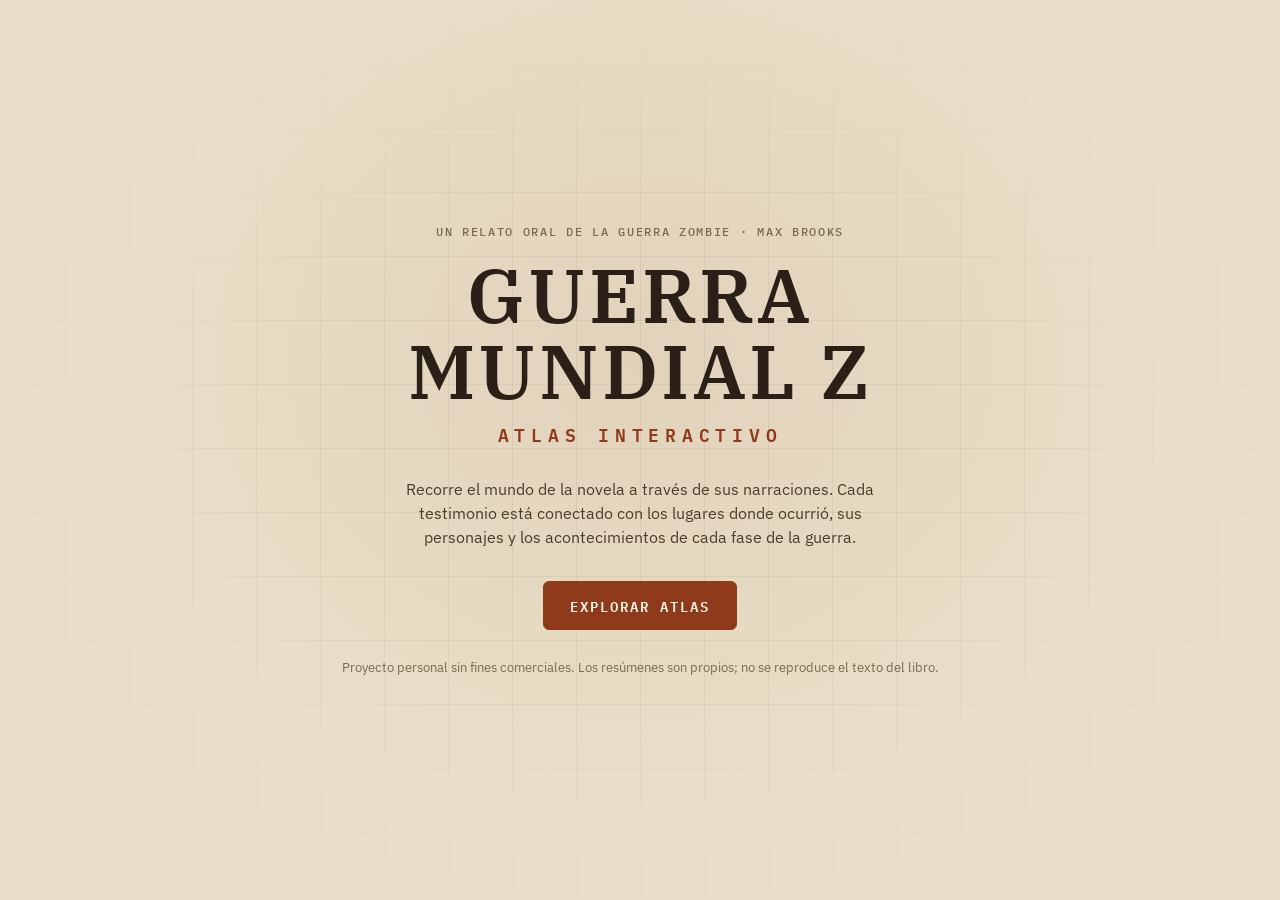
<file: index.html>
<!doctype html>
<html lang="es">
<head>
  <meta charset="utf-8">
  <meta name="viewport" content="width=device-width, initial-scale=1">
  <title>Guerra Mundial Z · Atlas interactivo</title>
  <meta name="description" content="Atlas interactivo del mundo de Guerra Mundial Z: narraciones, personajes, lugares y acontecimientos conectados en un mapa.">
  <script>
    // Apply the saved theme before the page paints to avoid a flash of the wrong colours.
    try { document.documentElement.dataset.theme = localStorage.getItem('gmz-theme') || 'print'; }
    catch (e) { document.documentElement.dataset.theme = 'print'; }
  </script>
  <link rel="icon" href="assets/favicon.svg" type="image/svg+xml">
  <link rel="preconnect" href="https://fonts.googleapis.com">
  <link rel="preconnect" href="https://fonts.gstatic.com" crossorigin>
  <link rel="stylesheet" href="https://fonts.googleapis.com/css2?family=IBM+Plex+Mono:wght@500;600&family=IBM+Plex+Sans:wght@400;500;600&family=IBM+Plex+Serif:wght@600&display=swap">
  <link rel="stylesheet" href="css/base.css">
  <link rel="stylesheet" href="css/components.css">
</head>
<body class="landing">
  <main class="landing__main">
    <p class="landing__kicker">Un relato oral de la guerra zombie · Max Brooks</p>
    <h1 class="landing__title">Guerra Mundial Z</h1>
    <p class="landing__subtitle">Atlas interactivo</p>
    <p class="landing__text">
      Recorre el mundo de la novela a través de sus narraciones. Cada testimonio está conectado
      con los lugares donde ocurrió, sus personajes y los acontecimientos de cada fase de la guerra.
    </p>
    <a class="btn btn--primary" href="atlas.html">Explorar atlas</a>
    <p class="landing__note">Proyecto personal sin fines comerciales. Los resúmenes son propios; no se reproduce el texto del libro.</p>
  </main>
  <div class="landing__grid" aria-hidden="true"></div>
</body>
</html>
</file>
<file: css/base.css>
/* Design tokens, reset and typography. */

/* "Impreso" (paper atlas) is the default theme; "dark" is the alternative. */
:root {
  --bg: #e9dfc8;
  --surface: #f4ecda;
  --surface-2: #ebe0c7;
  --surface-3: #e0d2b3;
  --line: #d3c29d;
  --line-strong: #b9a47a;
  --text: #2a2017;
  --text-soft: #4b3d2d;
  --muted: #7a6a54;
  --accent: #8f3a1a;
  --accent-rgb: 143, 58, 26;
  --accent-ink: #fbf5e8;
  --accent-soft: rgba(143, 58, 26, 0.1);
  --accent-hover: #a8471f;
  --warn: #a8432a;
  --warn-rgb: 168, 67, 42;
  --pending-text: #8f3a1a;
  --ok: #4f6e3c;

  --map-bg: #d9cfb6;
  --map-accent: #a0521d;
  --map-accent-rgb: 160, 82, 29;
  --country-line: #6d5a3d;
  --tiles-filter: sepia(0.45) saturate(0.75) hue-rotate(-6deg) brightness(1.02) contrast(0.92);
  --overlay: rgba(244, 236, 218, 0.95);
  --marker-bg: #fbf5e8;
  --label-bg: rgba(251, 245, 232, 0.9);
  --label-border: rgba(42, 32, 23, 0.45);
  --label-shadow: none;
  --int-bg: #f6e3c4;
  --shadow: rgba(60, 40, 20, 0.35);
  --grid-line: rgba(42, 32, 23, 0.06);
  --demo-bg: #f1d5cb;
  --demo-text: #7a2616;

  --font-sans: 'IBM Plex Sans', system-ui, -apple-system, 'Segoe UI', Roboto, sans-serif;
  --font-mono: 'IBM Plex Mono', ui-monospace, 'SFMono-Regular', Menlo, monospace;
  --font-serif: 'IBM Plex Serif', Georgia, serif;

  --radius: 6px;
  --gutter: 16px;
  --topbar-h: 56px;
  color-scheme: light;
}

:root[data-theme="dark"] {
  --bg: #0e1112;
  --surface: #151a1b;
  --surface-2: #1c2324;
  --surface-3: #242d2e;
  --line: #2b3536;
  --line-strong: #3b4748;
  --text: #e7e2d6;
  --text-soft: #bdb8ab;
  --muted: #8a9593;
  --accent: #d9a441;
  --accent-rgb: 217, 164, 65;
  --accent-ink: #1a1408;
  --accent-soft: rgba(217, 164, 65, 0.14);
  --accent-hover: #e6b458;
  --warn: #c46a4f;
  --warn-rgb: 196, 106, 79;
  --pending-text: #e2a08c;
  --ok: #7fa27a;

  --map-bg: #0b0e0f;
  --map-accent: #d9a441;
  --map-accent-rgb: 217, 164, 65;
  --country-line: #6e7a7a;
  --tiles-filter: invert(1) hue-rotate(180deg) brightness(0.72) contrast(0.95) saturate(0.2);
  --overlay: rgba(21, 26, 27, 0.94);
  --marker-bg: #121819;
  --label-bg: rgba(14, 17, 18, 0.72);
  --label-border: rgba(231, 226, 214, 0.45);
  --label-shadow: 0 1px 2px #000;
  --int-bg: #2a2112;
  --shadow: rgba(0, 0, 0, 0.6);
  --grid-line: rgba(231, 226, 214, 0.04);
  --demo-bg: #5a2a2a;
  --demo-text: #ffd9d0;
  color-scheme: dark;
}

*, *::before, *::after { box-sizing: border-box; }

html, body { margin: 0; }

body {
  background: var(--bg);
  color: var(--text);
  font-family: var(--font-sans);
  font-size: 15px;
  line-height: 1.5;
  -webkit-font-smoothing: antialiased;
}

h1, h2, h3, p, ul, ol { margin: 0; }
ul, ol { padding: 0; list-style: none; }

a { color: var(--accent); text-decoration: none; }
a:hover { text-decoration: underline; text-underline-offset: 3px; }

button, input, select { font: inherit; color: inherit; }

:focus-visible { outline: 2px solid var(--accent); outline-offset: 2px; }

[hidden] { display: none !important; }

.muted { color: var(--muted); }
.small { font-size: 13px; }

.emo {
  display: inline-block;
  width: 1.4em;
  text-align: center;
  margin-right: 4px;
  font-style: normal;
}

@media (prefers-reduced-motion: reduce) {
  *, *::before, *::after { transition: none !important; animation: none !important; }
}
</file>
<file: css/components.css>
/* Buttons, search, phases, navigation lists, filters, fichas and the landing page. */

/* ---------- buttons ---------- */
.btn {
  display: inline-flex;
  align-items: center;
  gap: 6px;
  padding: 7px 14px;
  border: 1px solid var(--line-strong);
  border-radius: var(--radius);
  background: var(--surface-2);
  color: var(--text);
  font-size: 14px;
  cursor: pointer;
  white-space: nowrap;
}
.btn:hover { border-color: var(--accent); text-decoration: none; }
.btn--ghost { background: none; }
.btn--theme { margin-left: auto; background: none; font-size: 13px; }
.btn--home { border-color: var(--accent); color: var(--accent); background: none; }
.btn--primary {
  padding: 12px 26px;
  border-color: var(--accent);
  background: var(--accent);
  color: var(--accent-ink);
  font: 600 14px var(--font-mono);
  letter-spacing: 0.14em;
  text-transform: uppercase;
}
.btn--primary:hover { background: var(--accent-hover); border-color: var(--accent-hover); }

/* ---------- search ---------- */
.search { position: relative; flex: 1; max-width: 460px; }
.search__icon {
  position: absolute;
  left: 11px;
  top: 50%;
  transform: translateY(-50%);
  color: var(--muted);
  pointer-events: none;
}
.search input {
  width: 100%;
  height: 36px;
  padding: 0 12px 0 32px;
  background: var(--bg);
  border: 1px solid var(--line-strong);
  border-radius: var(--radius);
}
.search input::placeholder { color: var(--muted); }
.search input:focus { border-color: var(--accent); outline: none; }
.search__results {
  position: absolute;
  top: calc(100% + 6px);
  left: 0;
  width: min(460px, calc(100vw - 32px));
  max-height: 70vh;
  overflow-y: auto;
  padding: 6px;
  background: var(--surface-2);
  border: 1px solid var(--line-strong);
  border-radius: var(--radius);
  box-shadow: 0 12px 32px var(--shadow);
  z-index: 1300;
}
.search__group + .search__group { margin-top: 6px; }
.search__label {
  padding: 6px 8px 2px;
  font: 600 11px var(--font-mono);
  letter-spacing: 0.08em;
  text-transform: uppercase;
  color: var(--muted);
}
.search__item {
  display: flex;
  align-items: flex-start;
  gap: 4px;
  padding: 6px 8px;
  border-radius: 4px;
  color: var(--text);
}
.search__item:hover,
.search__item.is-active { background: var(--surface-3); text-decoration: none; }
.search__title { display: block; }
.search__meta { display: block; font-size: 12.5px; color: var(--muted); }
.search__empty { padding: 12px; color: var(--muted); }

/* ---------- phases ---------- */
.phases__label {
  font: 600 11px var(--font-mono);
  letter-spacing: 0.1em;
  text-transform: uppercase;
  color: var(--muted);
  flex-shrink: 0;
}
.phases__list { display: flex; gap: 4px; }
.phase {
  display: flex;
  align-items: center;
  gap: 6px;
  padding: 4px 10px 4px 4px;
  border: 1px solid var(--line-strong);
  border-radius: 4px;
  color: var(--text-soft);
  font-size: 13px;
  white-space: nowrap;
}
.phase:hover { border-color: var(--accent); color: var(--text); text-decoration: none; }
.phase__num {
  display: grid;
  place-items: center;
  width: 20px;
  height: 20px;
  border-radius: 3px;
  background: var(--surface-3);
  font: 600 11px var(--font-mono);
}
.phase.is-empty { opacity: 0.55; }
.phase.is-active { background: var(--accent); border-color: var(--accent); color: var(--accent-ink); }
.phase.is-active .phase__num { background: rgba(0, 0, 0, 0.18); }

/* ---------- navigation ---------- */
.nav__head { display: flex; align-items: stretch; border-bottom: 1px solid var(--line); }
.tabs { display: flex; flex: 1; overflow-x: auto; }
.tab {
  flex: 1;
  padding: 10px 6px;
  background: none;
  border: 0;
  border-bottom: 2px solid transparent;
  color: var(--muted);
  font-size: 13px;
  cursor: pointer;
  white-space: nowrap;
}
.tab:hover { color: var(--text); }
.tab.is-active { color: var(--text); border-bottom-color: var(--accent); }
.nav__title {
  display: none;
  flex: 1;
  padding: 12px 16px;
  font: 600 12px var(--font-mono);
  letter-spacing: 0.1em;
  text-transform: uppercase;
}
.nav__close { padding: 0 14px; background: none; border: 0; font-size: 22px; cursor: pointer; }

.nav__list { flex: 1; overflow-y: auto; padding: 8px 0 16px; }
.nav-note { padding: 4px 16px 8px; color: var(--muted); font-size: 12.5px; }
.nav-group + .nav-group { margin-top: 10px; }
.nav-group__title {
  padding: 6px 16px 4px;
  font: 600 11px var(--font-mono);
  letter-spacing: 0.08em;
  text-transform: uppercase;
  color: var(--muted);
}
.nav-group__title a { color: inherit; }
.nav-item {
  display: flex;
  align-items: flex-start;
  gap: 2px;
  padding: 6px 16px;
  border-left: 3px solid transparent;
  color: var(--text);
}
.nav-item:hover { background: var(--surface-2); text-decoration: none; }
.nav-item.is-current { background: var(--accent-soft); border-left-color: var(--accent); }
.nav-item__text { min-width: 0; }
.nav-item__title { display: block; font-size: 14px; line-height: 1.35; }
.nav-item__meta { display: block; font-size: 12.5px; color: var(--muted); }

/* ---------- filters ---------- */
.filters { border-top: 1px solid var(--line); background: var(--surface); }
.filters summary {
  padding: 10px 16px;
  font: 600 12px var(--font-mono);
  letter-spacing: 0.08em;
  text-transform: uppercase;
  cursor: pointer;
}
.filters .count {
  display: inline-grid;
  place-items: center;
  min-width: 18px;
  height: 18px;
  margin-left: 4px;
  border-radius: 9px;
  background: var(--accent);
  color: var(--accent-ink);
  font-size: 11px;
}
.filters form { max-height: 30vh; overflow-y: auto; padding: 0 16px 14px; }
.filters fieldset { margin: 0 0 10px; padding: 0; border: 0; }
.filters legend { margin-bottom: 4px; color: var(--muted); font-size: 12.5px; }
.check { display: flex; align-items: center; gap: 8px; padding: 2px 0; font-size: 13.5px; cursor: pointer; }
.check input { accent-color: var(--accent); margin: 0; }
.field { display: block; margin-bottom: 10px; font-size: 12.5px; color: var(--muted); }
.field select {
  display: block;
  width: 100%;
  margin-top: 4px;
  padding: 6px 8px;
  background: var(--bg);
  border: 1px solid var(--line-strong);
  border-radius: 4px;
  color: var(--text);
  font-size: 13.5px;
}

/* ---------- panel & fichas ---------- */
.panel__toggle {
  position: absolute;
  top: 10px;
  right: 16px;
  z-index: 5;
  padding: 3px 12px;
  background: var(--surface-2);
  border: 1px solid var(--line-strong);
  border-radius: 12px;
  color: var(--text-soft);
  font-size: 12px;
  cursor: pointer;
}
.panel__toggle:hover { color: var(--text); border-color: var(--accent); }

.panel__body { columns: 2 420px; column-gap: 40px; }
.panel__body > * { break-inside: avoid; }
.panel__body > .ficha__head { column-span: all; }

.ficha__head { margin-bottom: 14px; }
.ficha__kicker {
  font: 600 11px var(--font-mono);
  letter-spacing: 0.1em;
  text-transform: uppercase;
  color: var(--accent);
}
.ficha__title { margin: 4px 0 2px; font: 600 22px/1.25 var(--font-serif); }
.ficha__subtitle { color: var(--text-soft); }
.ficha__badges { display: flex; flex-wrap: wrap; gap: 6px; margin-top: 8px; }
.ficha__section { margin-bottom: 16px; }
.ficha__h {
  margin-bottom: 6px;
  padding-bottom: 4px;
  border-bottom: 1px solid var(--line);
  font: 600 11.5px var(--font-mono);
  letter-spacing: 0.08em;
  text-transform: uppercase;
  color: var(--muted);
}
.ficha__label { margin: 6px 0 2px; font-size: 12.5px; color: var(--muted); }
.ficha__list li { padding: 4px 0; }
.ficha__list li + li { border-top: 1px dashed var(--line); }
.ficha__meta { margin-top: 2px; font-size: 13px; }
.ficha__meta--lead { margin-bottom: 12px; }
.ficha__note { margin-top: 2px; font-size: 13px; color: var(--muted); }
.ficha__fact { margin-bottom: 4px; font-size: 14px; }
.ficha__source { margin-top: 8px; font-size: 12px; color: var(--muted); }

.num {
  display: inline-grid;
  place-items: center;
  min-width: 20px;
  height: 20px;
  margin-right: 6px;
  border-radius: 10px;
  background: var(--accent);
  color: var(--accent-ink);
  font: 600 11px var(--font-mono);
}

.chips { display: flex; flex-wrap: wrap; gap: 6px; }
.chip {
  display: inline-block;
  padding: 1px 8px;
  border: 1px solid var(--line-strong);
  border-radius: 10px;
  color: var(--text-soft);
  font-size: 12.5px;
}
.chip--phase { border-color: rgba(var(--accent-rgb), 0.6); color: var(--accent); }
.chip--phase:hover { background: var(--accent-soft); text-decoration: none; }
.chip--nophase, .chip--regional { border-style: dashed; }
.chip--tag { background: var(--surface-2); }

.tag {
  display: inline-block;
  padding: 0 6px;
  border: 1px dashed var(--line-strong);
  border-radius: 3px;
  color: var(--muted);
  font-size: 11.5px;
  vertical-align: 1px;
}
.tag--none { border-color: var(--warn); color: var(--pending-text); }

.badge {
  display: inline-block;
  padding: 0 7px;
  border-radius: 3px;
  font: 600 11px/18px var(--font-mono);
  letter-spacing: 0.06em;
  text-transform: uppercase;
}
.badge--aproximado { background: rgba(var(--accent-rgb), 0.16); color: var(--accent); }
.badge--pendiente { background: rgba(var(--warn-rgb), 0.18); color: var(--pending-text); }
.badge--demo { background: var(--demo-bg); color: var(--demo-text); }

.pending {
  display: inline-block;
  padding: 2px 8px;
  border: 1px dashed var(--warn);
  border-radius: 4px;
  color: var(--pending-text);
  font-size: 13px;
  font-style: italic;
}

.notice {
  margin: 4px 0 8px;
  padding: 8px 10px;
  background: rgba(var(--warn-rgb), 0.1);
  border-left: 3px solid var(--warn);
  border-radius: 3px;
  font-size: 13.5px;
}
.notice--info { background: var(--accent-soft); border-left-color: var(--accent); }

.empty { padding: 16px; color: var(--muted); }
.empty .btn { margin-top: 10px; }

.howto { margin: 12px 0 16px; }
.howto li { position: relative; padding: 3px 0 3px 16px; color: var(--text-soft); }
.howto li::before { content: '›'; position: absolute; left: 0; color: var(--accent); }

.stats { display: grid; grid-template-columns: repeat(4, 1fr); gap: 8px; margin-bottom: 16px; }
.stat {
  display: flex;
  flex-direction: column;
  padding: 10px;
  background: var(--surface-2);
  border: 1px solid var(--line);
  border-radius: var(--radius);
  color: var(--text-soft);
  font-size: 12.5px;
}
.stat strong { color: var(--text); font: 600 22px var(--font-mono); }
.stat:hover { border-color: var(--accent); text-decoration: none; }

.issues { margin-top: 12px; font-size: 13px; color: var(--pending-text); }
.issues ul { margin-top: 6px; padding-left: 16px; list-style: disc; }

/* ---------- loading / error ---------- */
.loading {
  position: fixed;
  inset: 0;
  z-index: 2000;
  display: grid;
  place-items: center;
  background: var(--bg);
}
.loading__box { max-width: 460px; padding: 24px; text-align: center; }
.loading__box p + p { margin-top: 8px; }
.loading__title { font: 600 18px var(--font-serif); }
.loading.is-error .loading__title { color: var(--pending-text); }
.loading .btn { margin-top: 16px; }

/* ---------- mobile tabs ---------- */
.mtab {
  background: none;
  border: 0;
  border-top: 2px solid transparent;
  color: var(--muted);
  font-size: 12.5px;
  cursor: pointer;
}
.mtab.is-active { color: var(--text); border-top-color: var(--accent); }

@media (max-width: 899px) {
  .panel__body { columns: auto; }
  .stats { grid-template-columns: repeat(2, 1fr); }
  .ficha__title { font-size: 20px; }
  .filters form { max-height: none; }
}

/* ---------- landing ---------- */
body.landing {
  min-height: 100vh;
  display: grid;
  place-items: center;
  overflow-x: hidden;
  background:
    radial-gradient(ellipse at 50% 40%, rgba(var(--accent-rgb), 0.08), transparent 60%),
    var(--bg);
}
.landing__main {
  position: relative;
  z-index: 1;
  max-width: 640px;
  padding: 48px var(--gutter);
  text-align: center;
}
.landing__kicker {
  font: 500 12px var(--font-mono);
  letter-spacing: 0.14em;
  text-transform: uppercase;
  color: var(--muted);
}
.landing__title {
  margin-top: 18px;
  font: 600 clamp(40px, 9vw, 76px)/1 var(--font-serif);
  letter-spacing: 0.04em;
  text-transform: uppercase;
}
.landing__subtitle {
  margin-top: 10px;
  font: 600 clamp(14px, 2.4vw, 18px) var(--font-mono);
  letter-spacing: 0.32em;
  text-transform: uppercase;
  color: var(--accent);
}
.landing__text { margin: 28px auto 32px; max-width: 520px; color: var(--text-soft); font-size: 16px; }
.landing__note { margin-top: 28px; color: var(--muted); font-size: 12.5px; }
.landing__grid {
  position: fixed;
  inset: 0;
  background-image:
    linear-gradient(var(--grid-line) 1px, transparent 1px),
    linear-gradient(90deg, var(--grid-line) 1px, transparent 1px);
  background-size: 64px 64px;
  mask-image: radial-gradient(ellipse at center, #000 30%, transparent 75%);
}

/* ---------- Spoiler protection ---------- */
.spoiler__content {
  filter: blur(5px);
  opacity: 0.7;
  user-select: none;
  pointer-events: none;
  transition: filter 0.2s ease, opacity 0.2s ease;
  outline: none;
}
.spoiler.is-revealed .spoiler__content {
  filter: none;
  opacity: 1;
  user-select: auto;
  pointer-events: auto;
}
.spoiler__btn {
  display: inline-flex;
  align-items: center;
  gap: 6px;
  margin: 0 0 8px;
  font: inherit;
  font-size: 0.85rem;
  padding: 5px 12px;
  border-radius: 999px;
  border: 1px solid var(--accent);
  background: var(--surface);
  color: var(--accent);
  cursor: pointer;
}
.spoiler__btn::before { content: '👁'; font-size: 0.9em; }
.spoiler__btn:hover,
.spoiler__btn:focus-visible {
  background: var(--accent);
  color: var(--accent-ink);
}
.spoiler__btn--hide {
  padding: 2px 10px;
  font-size: 0.78rem;
  border-color: var(--line);
  color: var(--muted);
}
.spoiler__btn--hide::before { content: none; }
@media (prefers-reduced-motion: reduce) {
  .spoiler__content { transition: none; }
}
</file>
